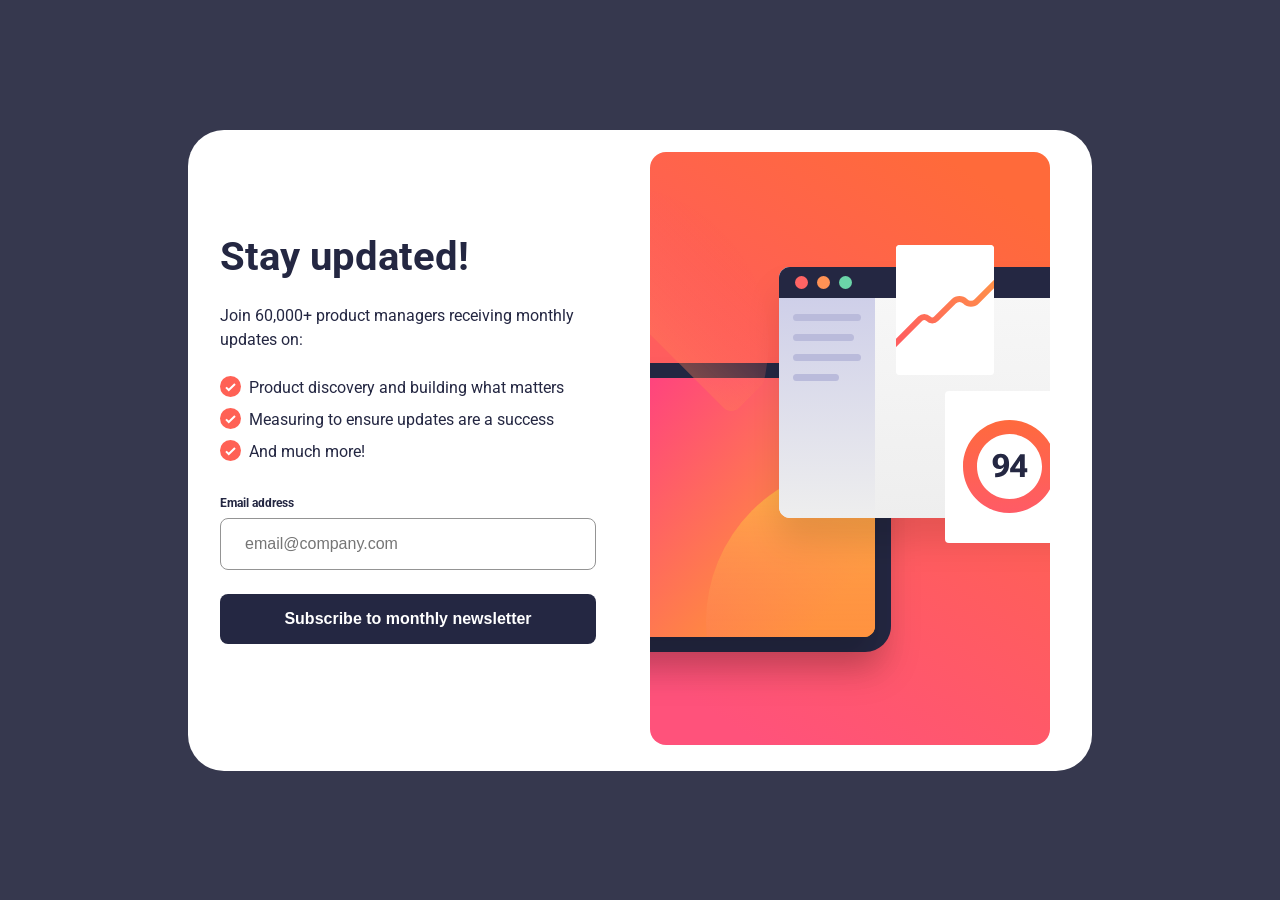
<file: index.html>
<!doctype html>
<html lang="en">
  <head>
    <meta charset="UTF-8" />
    <meta name="viewport" content="width=device-width, initial-scale=1.0" />
    <!-- displays site properly based on user's device -->

    <link
      rel="icon"
      type="image/png"
      sizes="32x32"
      href="./assets/images/favicon-32x32.png"
    />
    <link rel="stylesheet" href="style.css" />

    <title>
      Frontend Mentor | Newsletter sign-up form with success message
    </title>
  </head>
  <body>
    <main class="card">
      <!-- Container -->
      <div class="ilustration">
        <picture>
          <source
            media="(max-width: 39.937rem)"
            srcset="assets/images/illustration-sign-up-mobile.svg"
          />
          <source
            media="(max-width: 74.938rem)"
            srcset="assets/images/illustration-sign-up-tablet.svg"
          />
          <img
            src="assets/images/illustration-sign-up-desktop.svg"
            alt="ilustration"
          />
        </picture>
      </div>
      <!-- Content -->
      <div class="cont-info">
        <div class="content">
          <h1>Stay updated!</h1>
          <p>Join 60,000+ product managers receiving monthly updates on:</p>
          <ul>
            <li>
              <img src="assets/images/icon-list.svg" alt="List icon" /><span
                >Product discovery and building what matters</span
              >
            </li>
            <li>
              <img src="assets/images/icon-list.svg" alt="List icon" /><span
                >Measuring to ensure updates are a success</span
              >
            </li>
            <li>
              <img src="assets/images/icon-list.svg" alt="List icon" /><span
                >And much more!</span
              >
            </li>
          </ul>
        </div>
        <!-- Info -->
        <form class="info">
          <div class="label-message">
            <label for="email" class="form-label">Email address</label>
            <span class="error-message"></span>
          </div>
          <input
            type="email"
            name="email"
            id="email"
            placeholder="email@company.com"
            required
          />
          <button type="submit" id="btn-subscribe">Subscribe to monthly newsletter</button>
        </form>
      </div>
    </main>
    <script src="script.js"></script>
  </body>
</html>
</file>
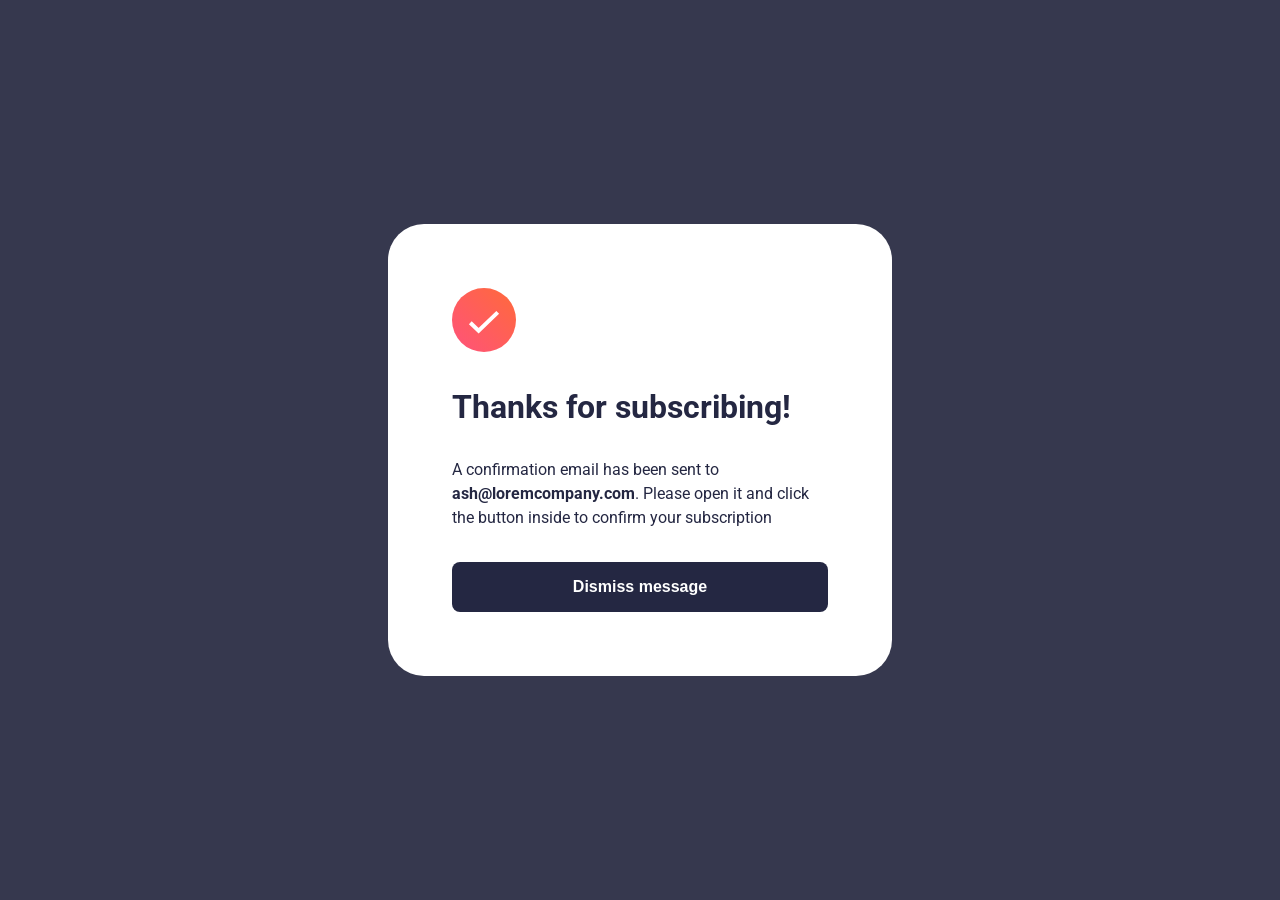
<file: success.html>
<!DOCTYPE html>
<html lang="en">
<head>
    <meta charset="UTF-8">
    <meta name="viewport" content="width=device-width, initial-scale=1.0">
    <title>Sucesso</title>
    <link rel="shortcut icon" href="assets/images/favicon-32x32.png" type="image/x-icon">
    <link rel="stylesheet" href="success.css">
</head>
<body>
    <main class="card">
        <div class="container">
            <div class="content">
                <img class="success-icon" src="assets/images/icon-success.svg" alt="Success Icon">
                <div class="success-message">
                    <h1>Thanks for subscribing!</h1>
                    <p>A confirmation email has been sent to <strong>ash@loremcompany.com</strong>. Please open it and click the button inside to confirm your subscription</p>
                </div>
            </div>
            <button type="button" class="dismiss-btn">Dismiss message</button>
        </div>
    </main>
</body>
</html>
</file>
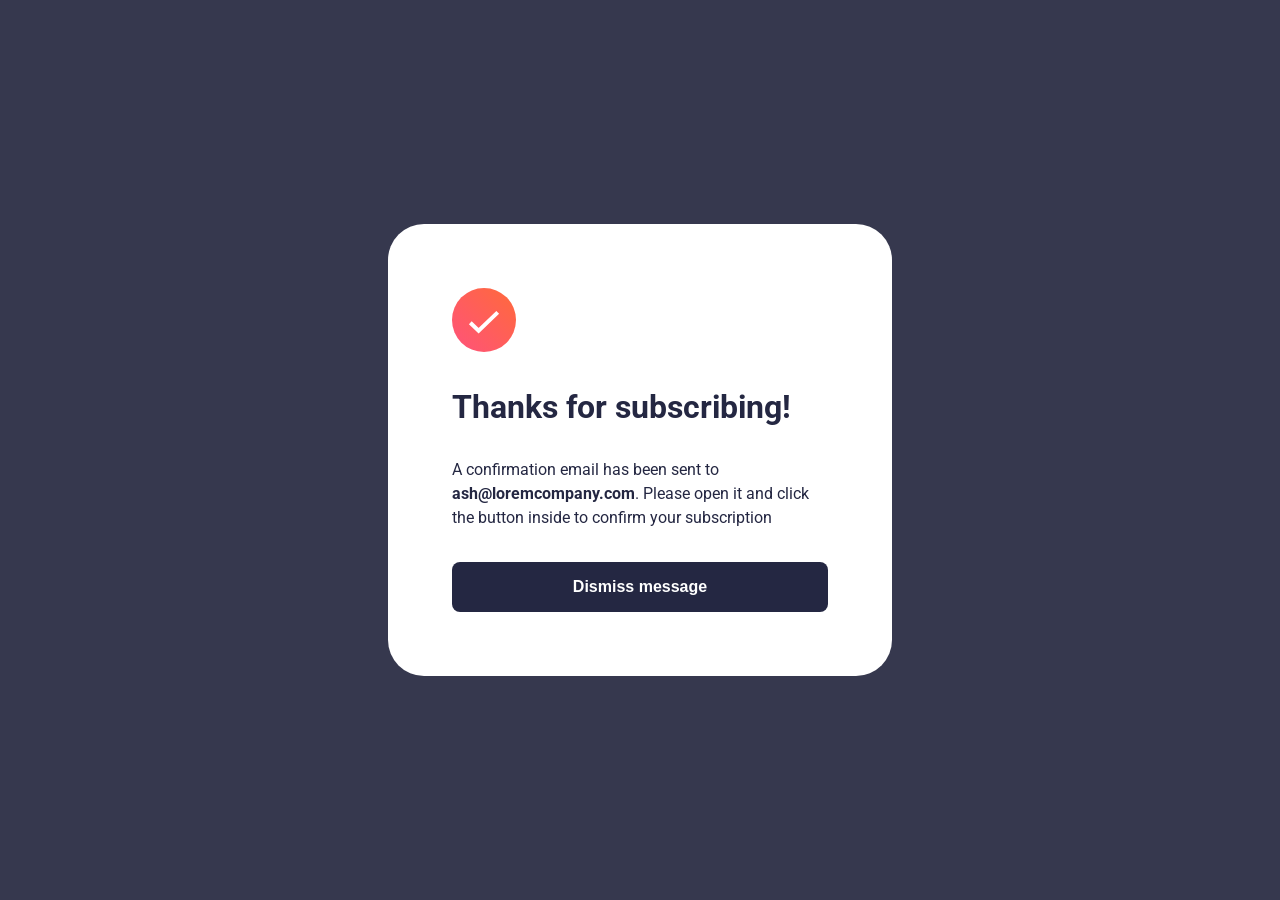
<file: sucess.html>
<!DOCTYPE html>
<html lang="en">
<head>
    <meta charset="UTF-8">
    <meta name="viewport" content="width=device-width, initial-scale=1.0">
    <title>Sucesso</title>
    <link rel="shortcut icon" href="assets/images/favicon-32x32.png" type="image/x-icon">
    <link rel="stylesheet" href="success.css">
</head>
<body>
    <main class="card">
        <div class="container">
            <div class="content">
                <img class="success-icon" src="assets/images/icon-success.svg" alt="Success Icon">
                <div class="success-message">
                    <h1>Thanks for subscribing!</h1>
                    <p>A confirmation email has been sent to <strong>ash@loremcompany.com</strong>. Please open it and click the button inside to confirm your subscription</p>
                </div>
            </div>
            <button type="submit" class="dismiss-btn">Dismiss message</button>
        </div>
    </main>
</body>
</html>
</file>
<file: style.css>
@import url("https://fonts.googleapis.com/css2?family=Roboto:ital,wght@0,100..900;1,100..900&display=swap");

:root {
  /* ## Colors

### Primary */

  --red: hsl(4, 100%, 67%);

  /* ### Neutral */

  --blue-800: hsl(234, 29%, 20%);
  --blue-700: hsl(235, 18%, 26%);
  --grey: hsl(0, 0%, 58%);
  --white: hsl(0, 0%, 100%);
}

* {
  margin: 0px;
  padding: 0px;
  box-sizing: border-box;
}

body {
  background-color: var(--blue-700);
  font-family: "Roboto", sans-serif;
  min-height: 100vh;
  display: flex;
  justify-content: center;
  align-items: center;
}

.card {
  display: flex;
  flex-direction: column;
  justify-content: center;
  align-items: center;
  width: 23.438rem;
  height: 100%;
  background-color: var(--white);
}

.ilustration {
  width: 100%;
  display: flex;
  justify-content: center;
  align-items: center;
}

.content {
  padding: 2.5rem 1.5rem 2rem 1.5rem;
  width: 100%;
}

.info {
  width: 100%;
  padding: 0 1.5rem;
}

h1 {
  color: var(--blue-800);
  font-size: 2.5rem;
}

p {
  padding: 1.5rem 0;
  color: var(--blue-800);
  font-size: 1rem;
  line-height: 150%;
}

ul {
  list-style: none;
  gap: 0.5rem;
  color: var(--blue-800);
  font-size: 1rem;
}

li {
  display: flex;
  align-items: flex-start;
  gap: 0.5rem;
  margin-bottom: 0.5rem;
}

li span {
  line-height: 150%;
}

.label-message {
  display: flex;
  justify-content: space-between;
  align-items: center;
}

.form-label {
  font-size: 0.75rem;
  font-weight: bold;
  color: var(--blue-800);
}

#email {
  width: 100%;
  margin-top: 0.5rem;
  padding: 1rem 1.5rem;
  border-radius: 0.5rem;
  border: 1px solid var(--grey);
  font-size: 1rem;
}

#btn-subscribe {
  width: 100%;
  margin: 1.5rem 0;
  padding: 1rem 1.5rem;
  border-radius: 0.5rem;
  border: none;
  background-color: var(--blue-800);
  color: var(--white);
  font-size: 1rem;
  font-weight: bold;
  cursor: pointer;
}

@media screen and (min-width: 40rem) {
  .card {
    min-width: 38rem;
    height: 54.875rem;
    padding: 2.5rem;
    justify-content: normal;
    border-radius: 2.25rem;
  }
}

@media screen and (min-width: 75rem) {
  .card {
    flex-direction: row;
    width: 56.5rem;
    height: 40.063rem;
    padding: 2rem;
    justify-content: space-between;
  }

  .cont-info {
    display: flex;
    flex-direction: column;
    justify-content: center;
    align-items: flex-start;
    width: 23.5rem;
    gap: 1.5rem;
  }

  .ilustration {
    order: 1;
    width: 50%;
  }

  .content {
    padding: 0;
  }

  .info {
    padding: 0;
  }
}
</file>
<file: success.css>
@import url("https://fonts.googleapis.com/css2?family=Roboto:ital,wght@0,100..900;1,100..900&display=swap");

:root {
  /* ## Colors

### Primary */

  --red: hsl(4, 100%, 67%);

  /* ### Neutral */

  --blue-800: hsl(234, 29%, 20%);
  --blue-700: hsl(235, 18%, 26%);
  --grey: hsl(0, 0%, 58%);
  --white: hsl(0, 0%, 100%);
}

* {
  margin: 0px;
  padding: 0px;
  box-sizing: border-box;
}

body {
  background-color: var(--blue-700);
  font-family: "Roboto", sans-serif;
  min-height: 100vh;
  display: flex;
  justify-content: center;
  align-items: center;
}

.card {
  width: 23.438rem;
  height: 100%;
  padding: 9.313rem 1.5rem 4.375rem 1.5rem;
  background-color: var(--white);
}

.container {
  display: flex;
  flex-direction: column;
  justify-content: space-between;
  align-items: center;
  width: 100%;
  height: 38.938rem;
}

.content {
  width: 100%;
}

h1 {
  color: var(--blue-800);
  padding: 2rem 0;
}

p {
  color: var(--blue-800);
  font-size: 1rem;
  line-height: 150%;
}

.dismiss-btn {
  width: 100%;
  padding: 1rem 1.5rem;
  border-radius: 0.5rem;
  border: none;
  background-color: var(--blue-800);
  color: var(--white);
  font-size: 1rem;
  font-weight: bold;
  cursor: pointer;
}

@media screen and (min-width: 40rem) {
    .card {
        min-width: 31.5rem;
        height: auto;
        padding: 4rem;
        border-radius: 2.25rem;
    }

    .container {
        height: 100%;
    }
    
    .dismiss-btn {
        margin-top: 2rem;
    }
    
}
</file>
